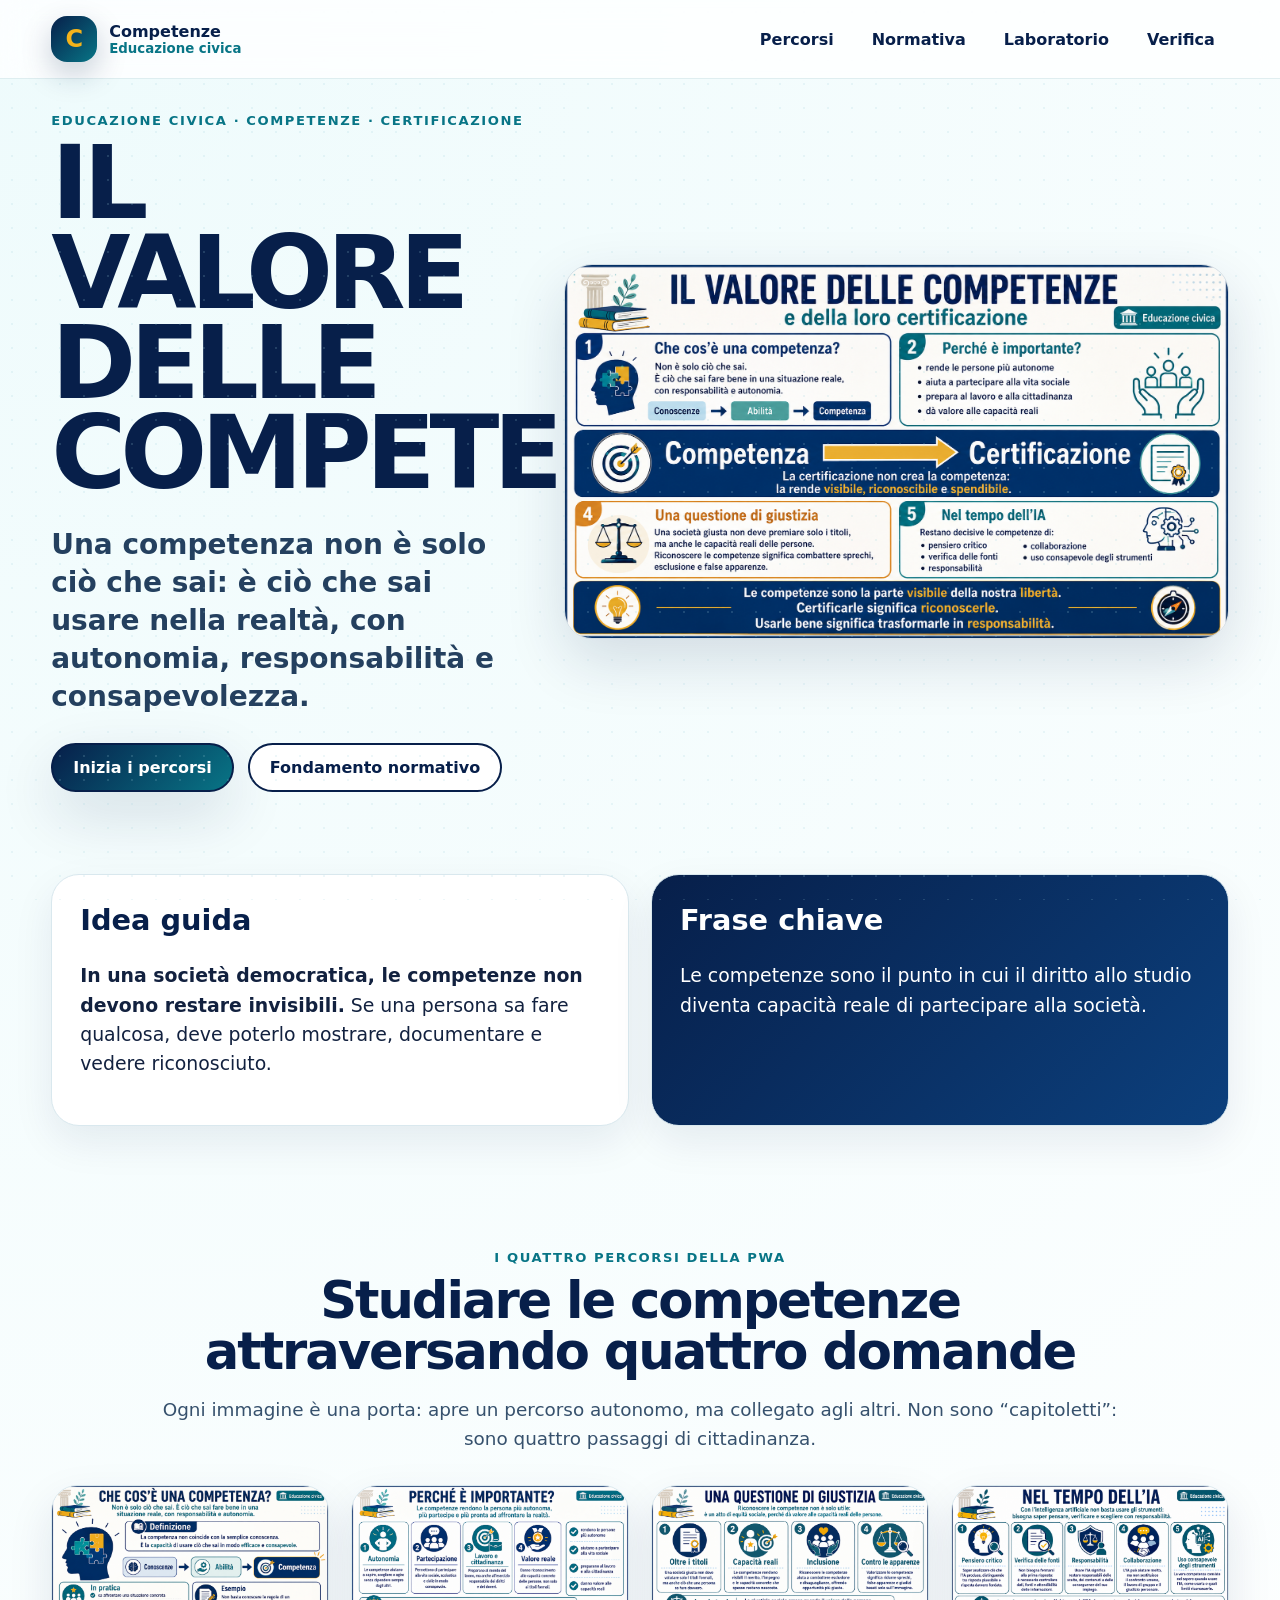
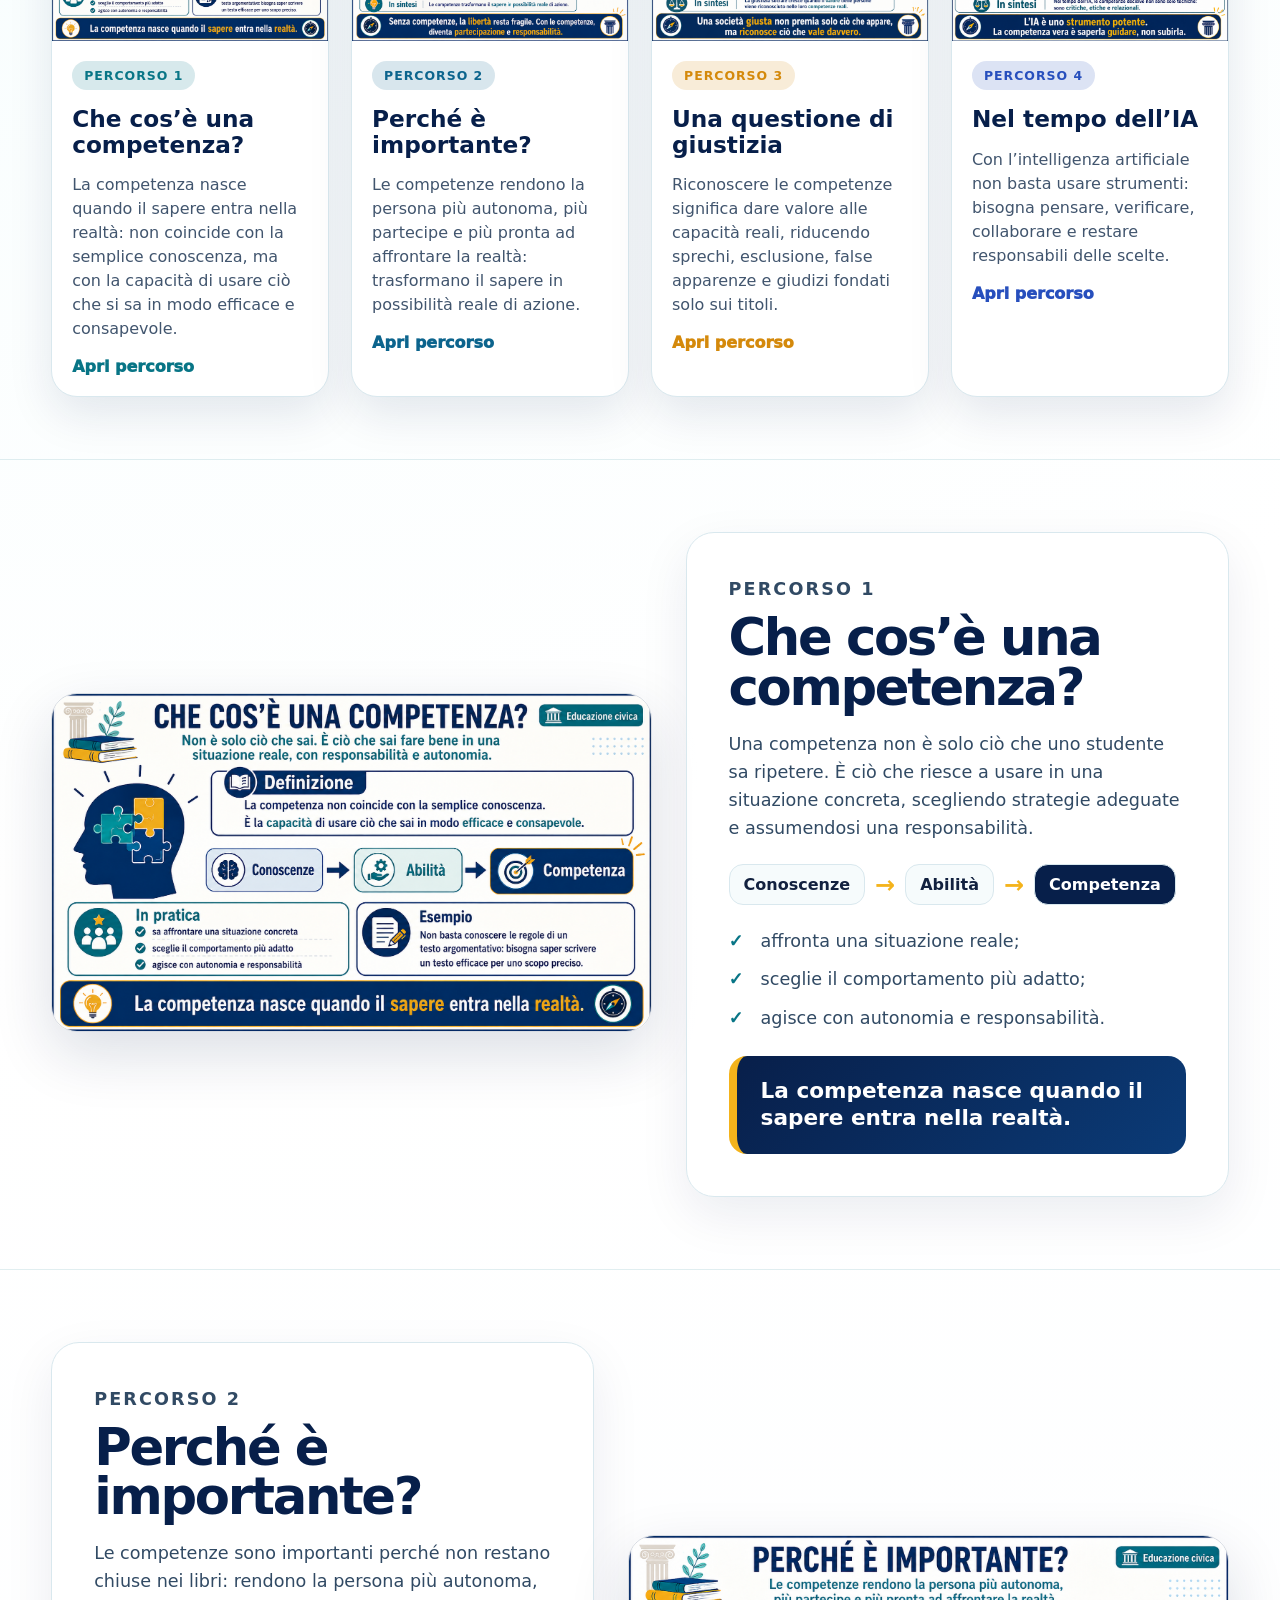
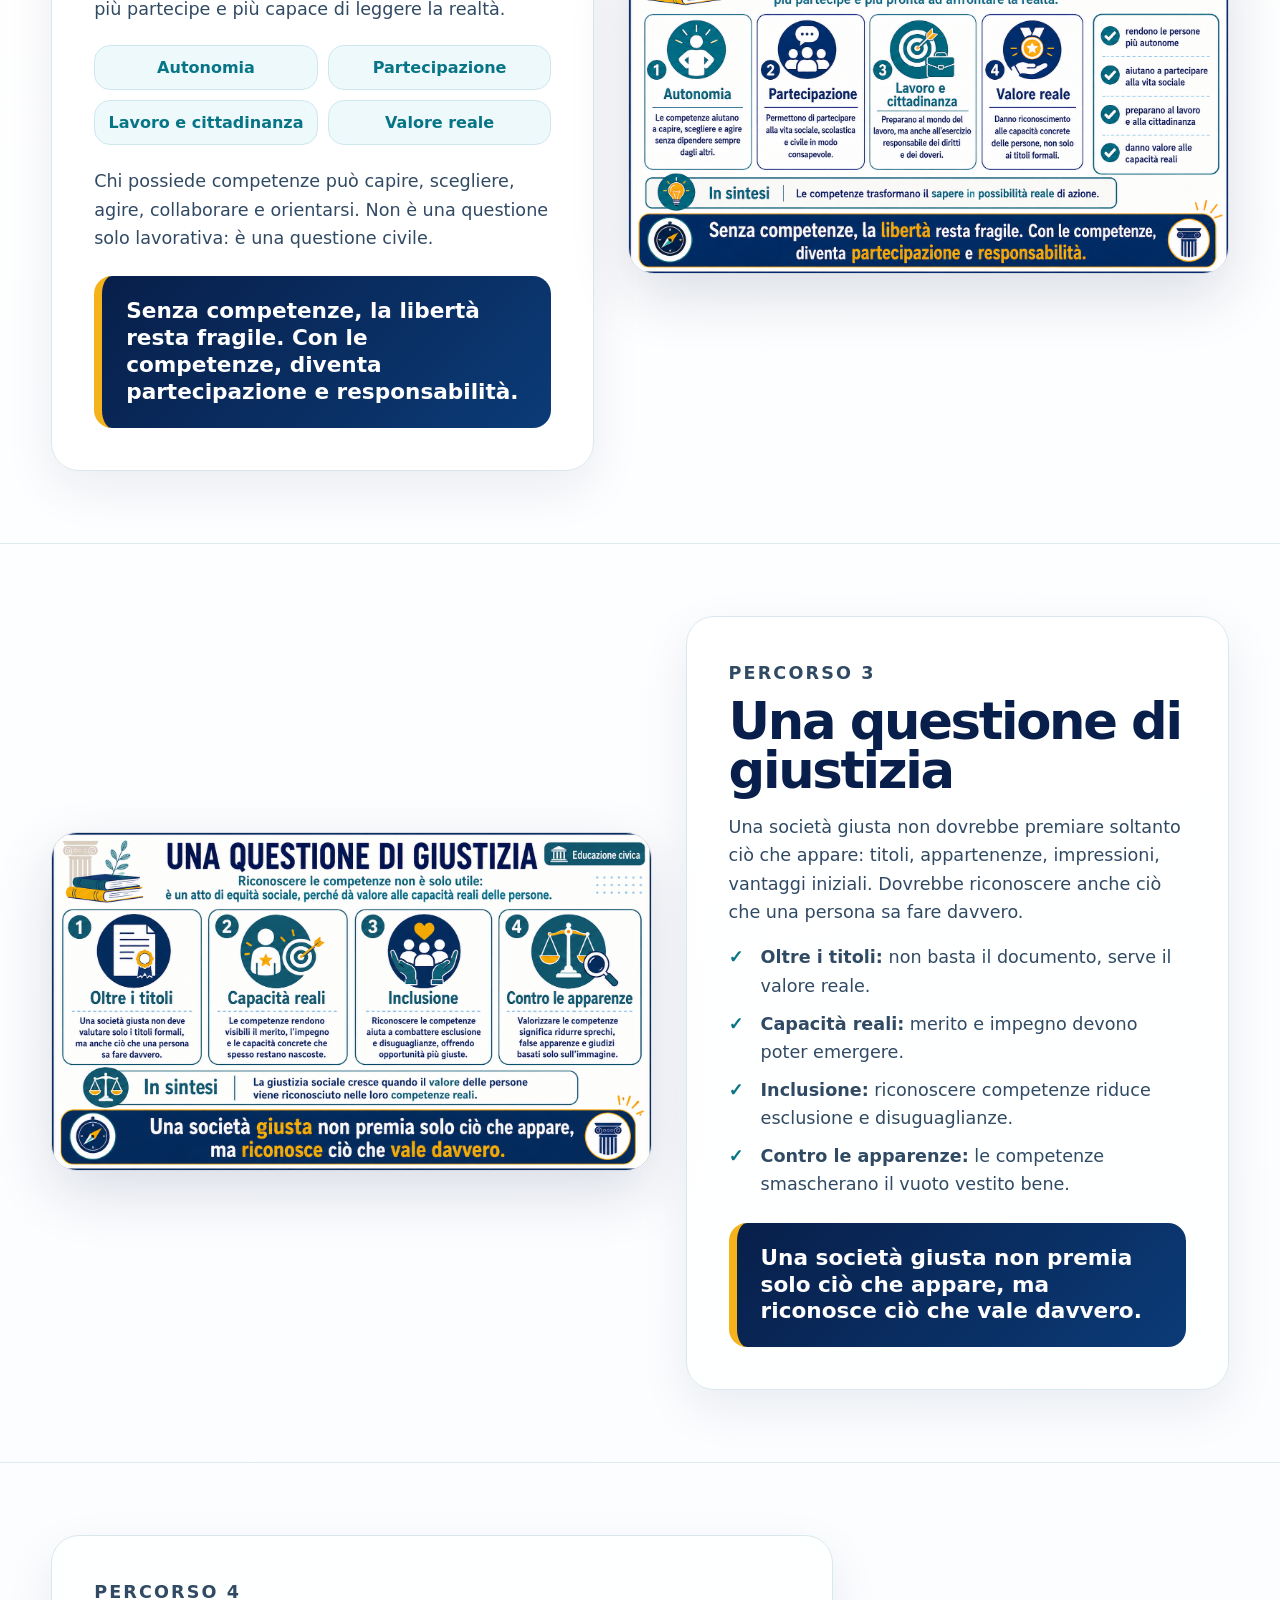
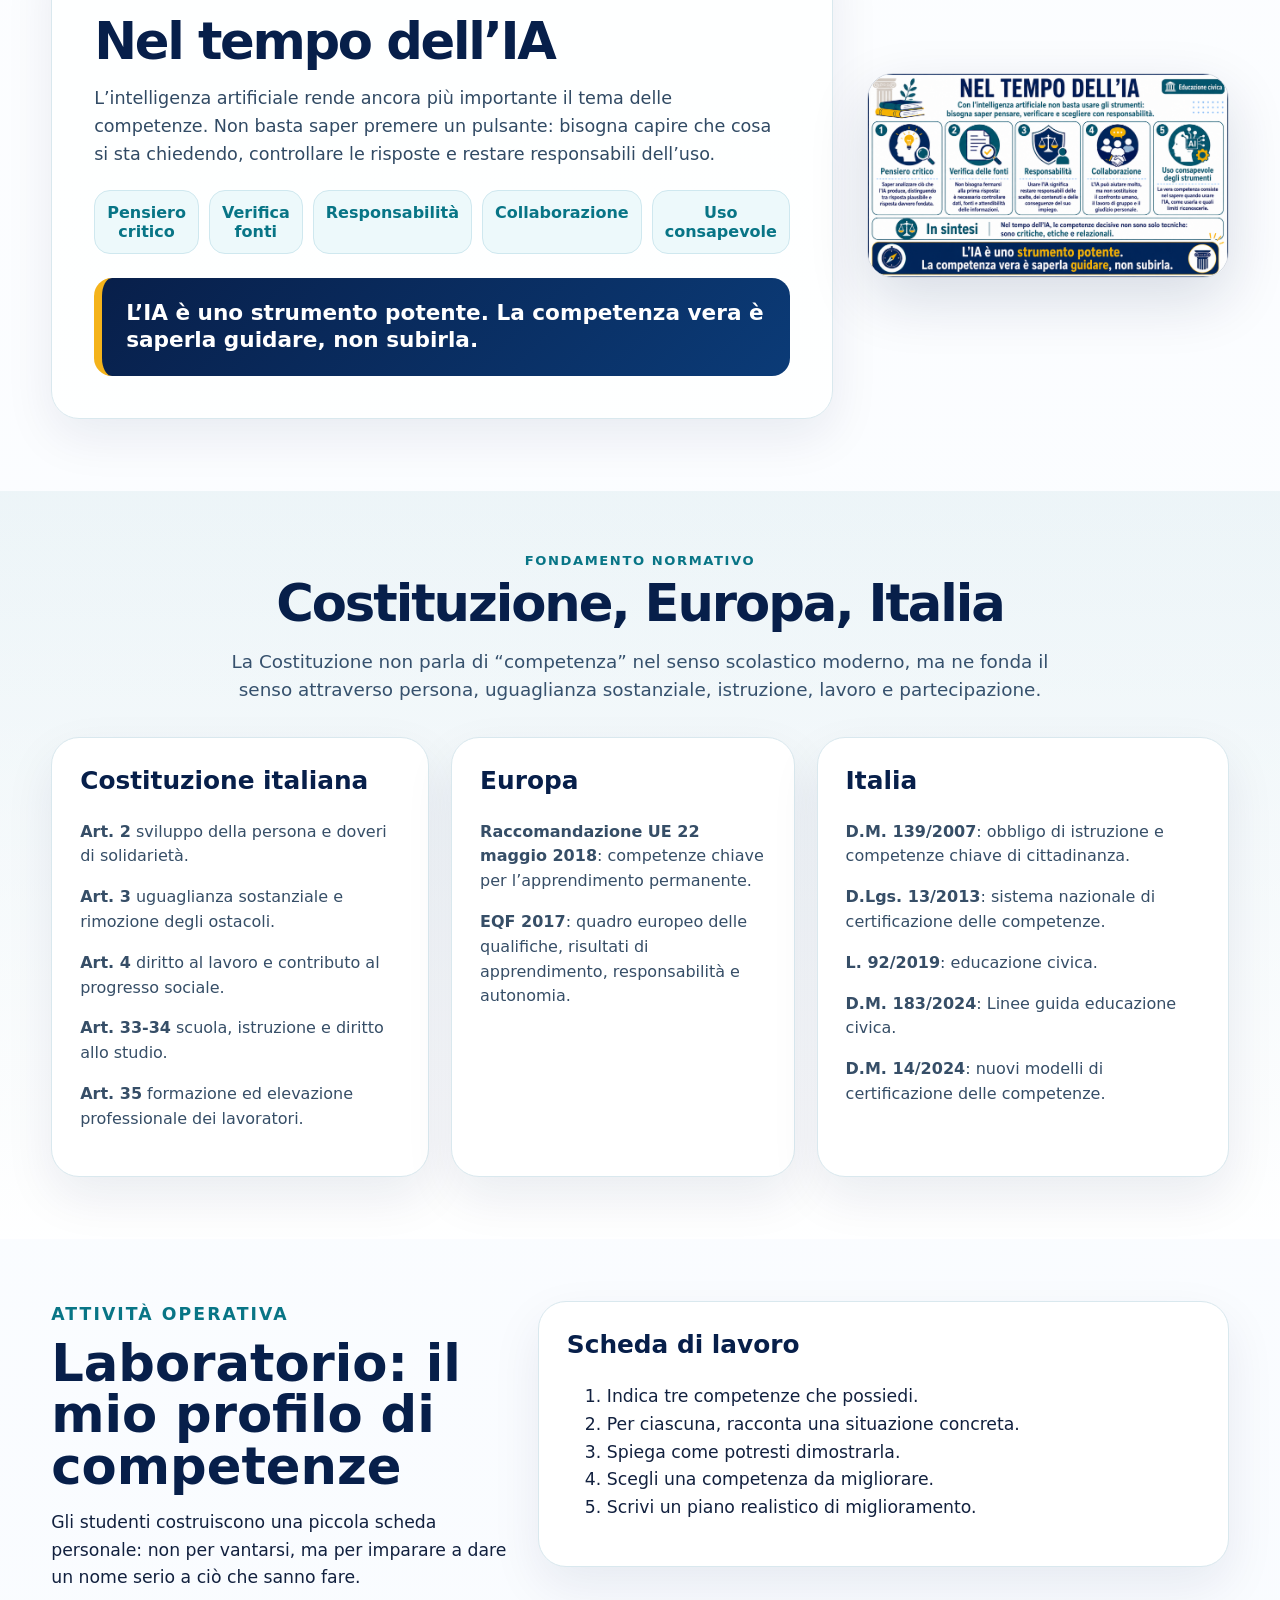
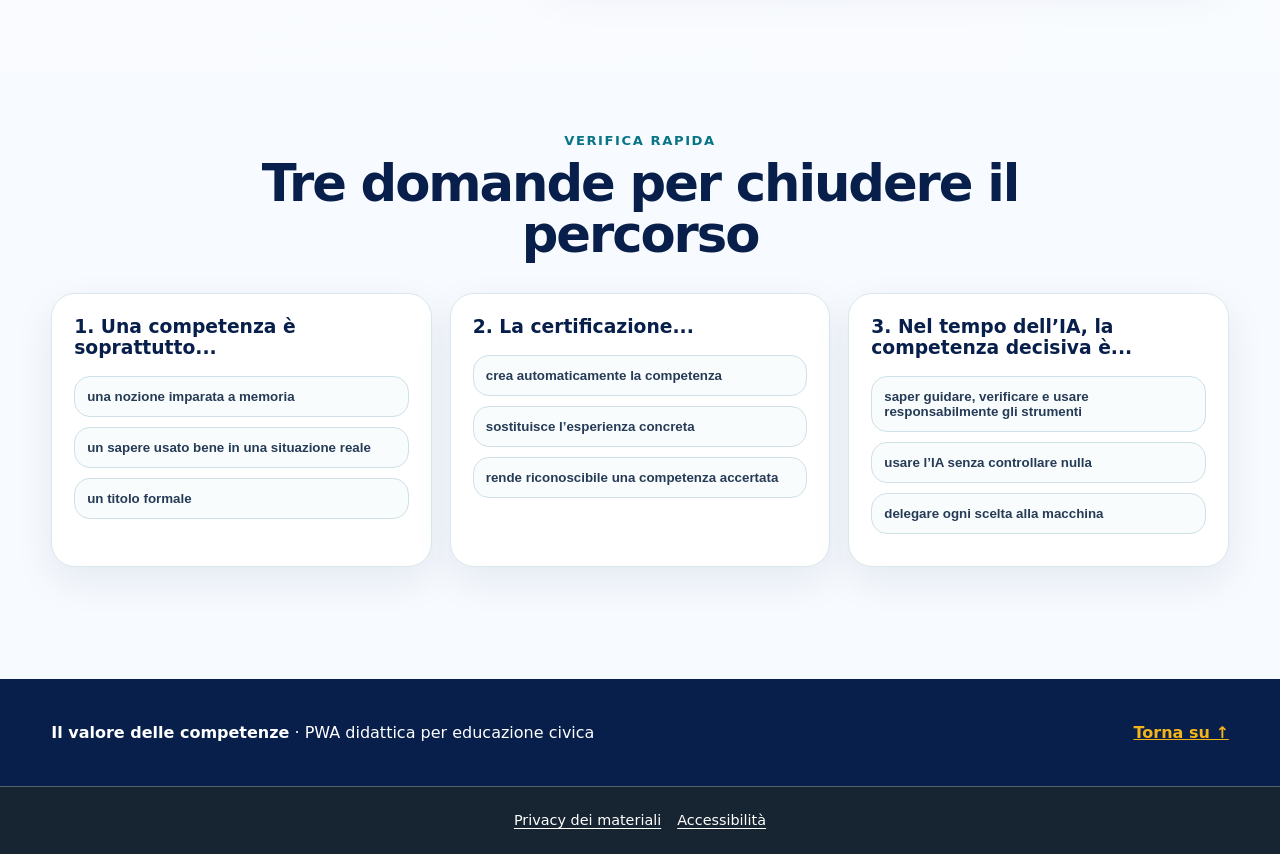
<file: index.html>
<!doctype html>
<html lang="it">
<head>
  <meta charset="utf-8" />
  <meta name="viewport" content="width=device-width, initial-scale=1, viewport-fit=cover" />
  <title>Il valore delle competenze | Educazione civica</title>
  <meta name="description" content="PWA didattica sul valore delle competenze, sulla certificazione e sul loro fondamento civico, costituzionale ed europeo." />
  <meta name="theme-color" content="#071f4a" />
  <link rel="manifest" href="manifest.webmanifest" />
  <link rel="icon" href="assets/icons/icon-192.png" />
  <link rel="apple-touch-icon" href="assets/icons/icon-192.png" />
  <link rel="stylesheet" href="style.css" />
<style>.gbprof-legal-band{position:relative;z-index:2;display:flex;flex-wrap:wrap;align-items:center;justify-content:center;gap:.35rem 1rem;width:100%;margin:0;padding:.7rem 1rem calc(.7rem + env(safe-area-inset-bottom));box-sizing:border-box;color:#f5f5f5;background:#172431;border-top:1px solid #52616d;font:500 .9rem/1.45 system-ui,sans-serif}.gbprof-legal-band a{display:inline-flex;align-items:center;min-height:44px;color:#fff!important;text-decoration:underline;text-underline-offset:.2em}.gbprof-legal-band a:focus-visible{outline:3px solid #ffbf47;outline-offset:3px}@media print{.gbprof-legal-band{display:none}}</style>
</head>
<body>
  <div class="app-shell">
    <header class="hero" id="top">
      <nav class="topbar" aria-label="Navigazione principale">
        <a class="brand" href="#top" aria-label="Torna all'inizio">
          <span class="brand-mark">C</span>
          <span><strong>Competenze</strong><small>Educazione civica</small></span>
        </a>
        <button class="menu-toggle" aria-expanded="false" aria-controls="navLinks">☰</button>
        <div class="nav-links" id="navLinks">
          <a href="#percorsi">Percorsi</a>
          <a href="#normativa">Normativa</a>
          <a href="#laboratorio">Laboratorio</a>
          <a href="#verifica">Verifica</a>
        </div>
      </nav>

      <section class="hero-grid">
        <div class="hero-copy">
          <p class="eyebrow">Educazione civica · competenze · certificazione</p>
          <h1>Il valore delle competenze</h1>
          <p class="lead">Una competenza non è solo ciò che sai: è ciò che sai usare nella realtà, con autonomia, responsabilità e consapevolezza.</p>
          <div class="hero-actions">
            <a class="btn primary" href="#percorsi">Inizia i percorsi</a>
            <a class="btn ghost" href="#normativa">Fondamento normativo</a>
          </div>
        </div>
        <button class="hero-slide image-open" data-img="assets/slides/00-panoramica.png" aria-label="Apri la slide panoramica a schermo intero">
          <img src="assets/slides/00-panoramica.png" alt="Slide panoramica: Il valore delle competenze e della loro certificazione" />
        </button>
      </section>
    </header>

    <main>
      <section class="section intro-panel">
        <div class="intro-card">
          <h2>Idea guida</h2>
          <p><strong>In una società democratica, le competenze non devono restare invisibili.</strong> Se una persona sa fare qualcosa, deve poterlo mostrare, documentare e vedere riconosciuto.</p>
        </div>
        <div class="intro-card accent">
          <h2>Frase chiave</h2>
          <p>Le competenze sono il punto in cui il diritto allo studio diventa capacità reale di partecipare alla società.</p>
        </div>
      </section>

      <section class="section" id="percorsi">
        <div class="section-heading">
          <p class="eyebrow">I quattro percorsi della PWA</p>
          <h2>Studiare le competenze attraversando quattro domande</h2>
          <p>Ogni immagine è una porta: apre un percorso autonomo, ma collegato agli altri. Non sono “capitoletti”: sono quattro passaggi di cittadinanza.</p>
        </div>

        <div class="course-grid">
          <article class="course-card" style="--accent:#087586">
            <button class="thumb image-open" data-img="assets/slides/01-che-cosa-competenza.png">
              <img src="assets/slides/01-che-cosa-competenza.png" alt="Slide: Che cos'è una competenza" />
            </button>
            <div class="course-body">
              <span class="pill">Percorso 1</span>
              <h3>Che cos’è una competenza?</h3>
              <p>La competenza nasce quando il sapere entra nella realtà: non coincide con la semplice conoscenza, ma con la capacità di usare ciò che si sa in modo efficace e consapevole.</p>
              <a class="read-link" href="#competenza">Apri percorso</a>
            </div>
          </article>

          <article class="course-card" style="--accent:#0c648d">
            <button class="thumb image-open" data-img="assets/slides/02-perche-importante.png">
              <img src="assets/slides/02-perche-importante.png" alt="Slide: Perché è importante" />
            </button>
            <div class="course-body">
              <span class="pill">Percorso 2</span>
              <h3>Perché è importante?</h3>
              <p>Le competenze rendono la persona più autonoma, più partecipe e più pronta ad affrontare la realtà: trasformano il sapere in possibilità reale di azione.</p>
              <a class="read-link" href="#importanza">Apri percorso</a>
            </div>
          </article>

          <article class="course-card" style="--accent:#d4890b">
            <button class="thumb image-open" data-img="assets/slides/03-questione-giustizia.png">
              <img src="assets/slides/03-questione-giustizia.png" alt="Slide: Una questione di giustizia" />
            </button>
            <div class="course-body">
              <span class="pill">Percorso 3</span>
              <h3>Una questione di giustizia</h3>
              <p>Riconoscere le competenze significa dare valore alle capacità reali, riducendo sprechi, esclusione, false apparenze e giudizi fondati solo sui titoli.</p>
              <a class="read-link" href="#giustizia">Apri percorso</a>
            </div>
          </article>

          <article class="course-card" style="--accent:#274fbd">
            <button class="thumb image-open" data-img="assets/slides/04-tempo-ia.png">
              <img src="assets/slides/04-tempo-ia.png" alt="Slide: Nel tempo dell'intelligenza artificiale" />
            </button>
            <div class="course-body">
              <span class="pill">Percorso 4</span>
              <h3>Nel tempo dell’IA</h3>
              <p>Con l’intelligenza artificiale non basta usare strumenti: bisogna pensare, verificare, collaborare e restare responsabili delle scelte.</p>
              <a class="read-link" href="#ia">Apri percorso</a>
            </div>
          </article>
        </div>
      </section>

      <section class="learning-path" id="competenza">
        <div class="path-image"><button class="image-open" data-img="assets/slides/01-che-cosa-competenza.png"><img src="assets/slides/01-che-cosa-competenza.png" alt="Che cos'è una competenza" /></button></div>
        <div class="path-text">
          <p class="eyebrow">Percorso 1</p>
          <h2>Che cos’è una competenza?</h2>
          <p>Una competenza non è solo ciò che uno studente sa ripetere. È ciò che riesce a usare in una situazione concreta, scegliendo strategie adeguate e assumendosi una responsabilità.</p>
          <div class="flow"><span>Conoscenze</span><b>→</b><span>Abilità</span><b>→</b><strong>Competenza</strong></div>
          <ul class="checklist">
            <li>affronta una situazione reale;</li>
            <li>sceglie il comportamento più adatto;</li>
            <li>agisce con autonomia e responsabilità.</li>
          </ul>
          <blockquote>La competenza nasce quando il sapere entra nella realtà.</blockquote>
        </div>
      </section>

      <section class="learning-path reverse" id="importanza">
        <div class="path-image"><button class="image-open" data-img="assets/slides/02-perche-importante.png"><img src="assets/slides/02-perche-importante.png" alt="Perché le competenze sono importanti" /></button></div>
        <div class="path-text">
          <p class="eyebrow">Percorso 2</p>
          <h2>Perché è importante?</h2>
          <p>Le competenze sono importanti perché non restano chiuse nei libri: rendono la persona più autonoma, più partecipe e più capace di leggere la realtà.</p>
          <div class="quad-list">
            <span>Autonomia</span><span>Partecipazione</span><span>Lavoro e cittadinanza</span><span>Valore reale</span>
          </div>
          <p>Chi possiede competenze può capire, scegliere, agire, collaborare e orientarsi. Non è una questione solo lavorativa: è una questione civile.</p>
          <blockquote>Senza competenze, la libertà resta fragile. Con le competenze, diventa partecipazione e responsabilità.</blockquote>
        </div>
      </section>

      <section class="learning-path" id="giustizia">
        <div class="path-image"><button class="image-open" data-img="assets/slides/03-questione-giustizia.png"><img src="assets/slides/03-questione-giustizia.png" alt="Le competenze come questione di giustizia" /></button></div>
        <div class="path-text">
          <p class="eyebrow">Percorso 3</p>
          <h2>Una questione di giustizia</h2>
          <p>Una società giusta non dovrebbe premiare soltanto ciò che appare: titoli, appartenenze, impressioni, vantaggi iniziali. Dovrebbe riconoscere anche ciò che una persona sa fare davvero.</p>
          <ul class="checklist">
            <li><strong>Oltre i titoli:</strong> non basta il documento, serve il valore reale.</li>
            <li><strong>Capacità reali:</strong> merito e impegno devono poter emergere.</li>
            <li><strong>Inclusione:</strong> riconoscere competenze riduce esclusione e disuguaglianze.</li>
            <li><strong>Contro le apparenze:</strong> le competenze smascherano il vuoto vestito bene.</li>
          </ul>
          <blockquote>Una società giusta non premia solo ciò che appare, ma riconosce ciò che vale davvero.</blockquote>
        </div>
      </section>

      <section class="learning-path reverse" id="ia">
        <div class="path-image"><button class="image-open" data-img="assets/slides/04-tempo-ia.png"><img src="assets/slides/04-tempo-ia.png" alt="Competenze nel tempo dell'intelligenza artificiale" /></button></div>
        <div class="path-text">
          <p class="eyebrow">Percorso 4</p>
          <h2>Nel tempo dell’IA</h2>
          <p>L’intelligenza artificiale rende ancora più importante il tema delle competenze. Non basta saper premere un pulsante: bisogna capire che cosa si sta chiedendo, controllare le risposte e restare responsabili dell’uso.</p>
          <div class="quad-list five"><span>Pensiero critico</span><span>Verifica fonti</span><span>Responsabilità</span><span>Collaborazione</span><span>Uso consapevole</span></div>
          <blockquote>L’IA è uno strumento potente. La competenza vera è saperla guidare, non subirla.</blockquote>
        </div>
      </section>

      <section class="section normative" id="normativa">
        <div class="section-heading compact">
          <p class="eyebrow">Fondamento normativo</p>
          <h2>Costituzione, Europa, Italia</h2>
          <p>La Costituzione non parla di “competenza” nel senso scolastico moderno, ma ne fonda il senso attraverso persona, uguaglianza sostanziale, istruzione, lavoro e partecipazione.</p>
        </div>
        <div class="norm-grid">
          <article><h3>Costituzione italiana</h3><p><strong>Art. 2</strong> sviluppo della persona e doveri di solidarietà.</p><p><strong>Art. 3</strong> uguaglianza sostanziale e rimozione degli ostacoli.</p><p><strong>Art. 4</strong> diritto al lavoro e contributo al progresso sociale.</p><p><strong>Art. 33-34</strong> scuola, istruzione e diritto allo studio.</p><p><strong>Art. 35</strong> formazione ed elevazione professionale dei lavoratori.</p></article>
          <article><h3>Europa</h3><p><strong>Raccomandazione UE 22 maggio 2018</strong>: competenze chiave per l’apprendimento permanente.</p><p><strong>EQF 2017</strong>: quadro europeo delle qualifiche, risultati di apprendimento, responsabilità e autonomia.</p></article>
          <article><h3>Italia</h3><p><strong>D.M. 139/2007</strong>: obbligo di istruzione e competenze chiave di cittadinanza.</p><p><strong>D.Lgs. 13/2013</strong>: sistema nazionale di certificazione delle competenze.</p><p><strong>L. 92/2019</strong>: educazione civica.</p><p><strong>D.M. 183/2024</strong>: Linee guida educazione civica.</p><p><strong>D.M. 14/2024</strong>: nuovi modelli di certificazione delle competenze.</p></article>
        </div>
      </section>

      <section class="section lab" id="laboratorio">
        <div>
          <p class="eyebrow">Attività operativa</p>
          <h2>Laboratorio: il mio profilo di competenze</h2>
          <p>Gli studenti costruiscono una piccola scheda personale: non per vantarsi, ma per imparare a dare un nome serio a ciò che sanno fare.</p>
        </div>
        <div class="lab-card">
          <h3>Scheda di lavoro</h3>
          <ol>
            <li>Indica tre competenze che possiedi.</li>
            <li>Per ciascuna, racconta una situazione concreta.</li>
            <li>Spiega come potresti dimostrarla.</li>
            <li>Scegli una competenza da migliorare.</li>
            <li>Scrivi un piano realistico di miglioramento.</li>
          </ol>
        </div>
      </section>

      <section class="section verify" id="verifica">
        <div class="section-heading compact">
          <p class="eyebrow">Verifica rapida</p>
          <h2>Tre domande per chiudere il percorso</h2>
        </div>
        <div class="quiz" data-quiz>
          <div class="question" data-answer="b">
            <h3>1. Una competenza è soprattutto...</h3>
            <button data-choice="a">una nozione imparata a memoria</button>
            <button data-choice="b">un sapere usato bene in una situazione reale</button>
            <button data-choice="c">un titolo formale</button>
          </div>
          <div class="question" data-answer="c">
            <h3>2. La certificazione...</h3>
            <button data-choice="a">crea automaticamente la competenza</button>
            <button data-choice="b">sostituisce l’esperienza concreta</button>
            <button data-choice="c">rende riconoscibile una competenza accertata</button>
          </div>
          <div class="question" data-answer="a">
            <h3>3. Nel tempo dell’IA, la competenza decisiva è...</h3>
            <button data-choice="a">saper guidare, verificare e usare responsabilmente gli strumenti</button>
            <button data-choice="b">usare l’IA senza controllare nulla</button>
            <button data-choice="c">delegare ogni scelta alla macchina</button>
          </div>
          <div class="quiz-result" aria-live="polite"></div>
        </div>
      </section>
    </main>

    <footer class="footer">
      <p><strong>Il valore delle competenze</strong> · PWA didattica per educazione civica</p>
      <a href="#top">Torna su ↑</a>
    </footer>
  </div>

  <dialog class="lightbox" id="lightbox">
    <button class="close" aria-label="Chiudi immagine">×</button>
    <img alt="Slide ingrandita" />
  </dialog>

  <script src="app.js"></script>
<nav class="gbprof-legal-band" aria-label="Informazioni sui materiali didattici"><a href="privacy.html">Privacy dei materiali</a><a href="accessibilita.html">Accessibilità</a></nav>
</body>
</html>
</file>
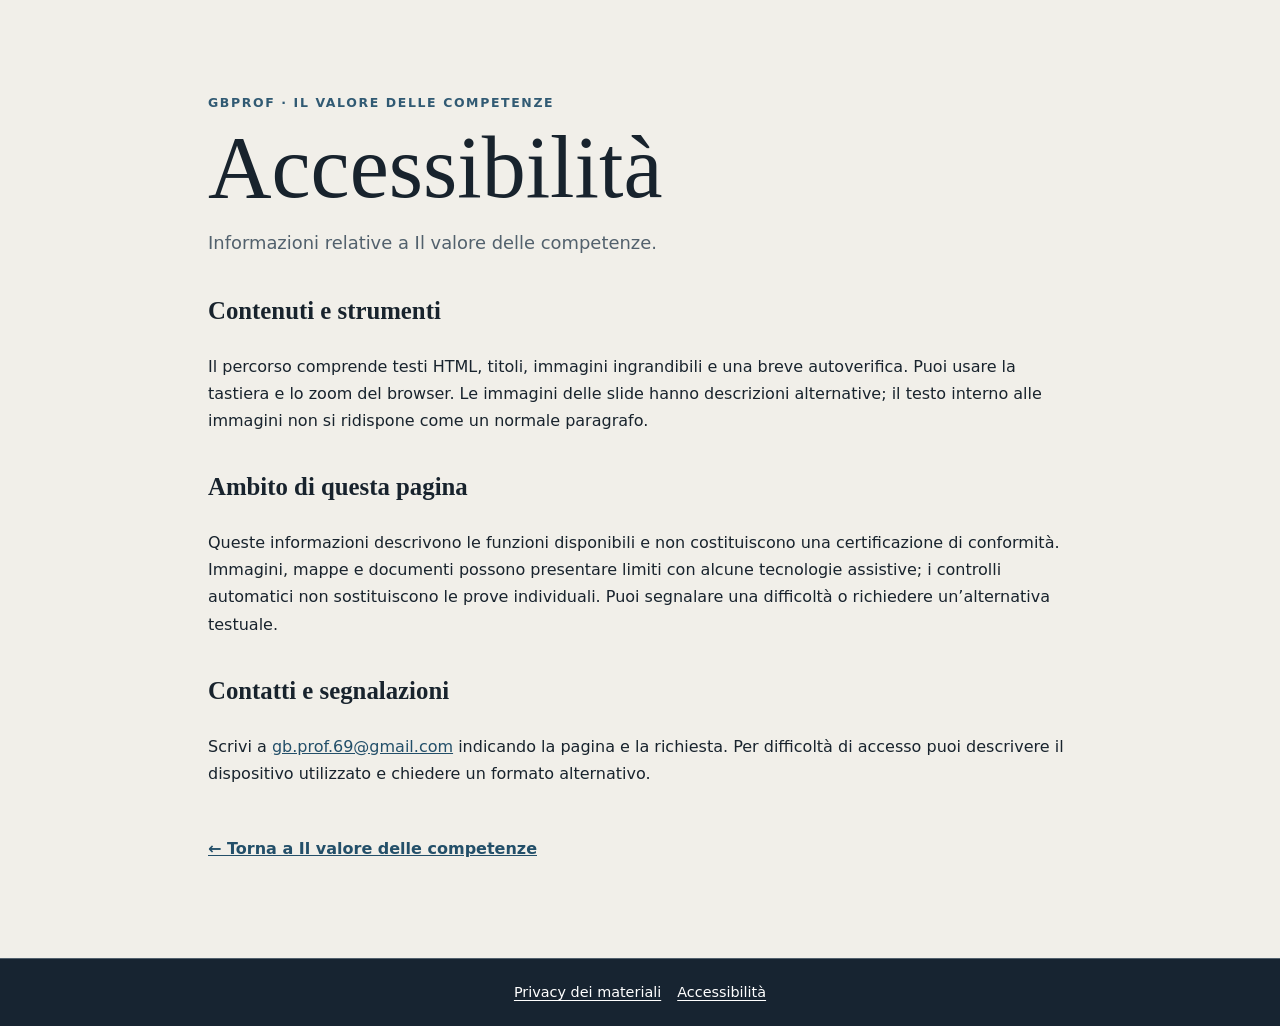
<file: accessibilita.html>
<!doctype html>
<html lang="it">
<head>
  <meta charset="utf-8">
  <meta name="viewport" content="width=device-width, initial-scale=1, viewport-fit=cover">
  <meta name="description" content="Informazioni sull’accessibilità dei materiali didattici pubblicati su gbprof.it.">
  <title>Accessibilità — Il valore delle competenze · gbprof</title>
  <style>
    :root{color-scheme:light;--ink:#18232d;--muted:#52616d;--paper:#fffdf8;--line:#d7d9d8;--accent:#315a73}*{box-sizing:border-box}body{margin:0;color:var(--ink);background:#f1efe9;font-family:system-ui,-apple-system,"Segoe UI",sans-serif;line-height:1.7}main{width:min(54rem,calc(100% - 2rem));margin:auto;padding:clamp(2rem,7vw,5rem) 0}.eyebrow{color:var(--accent);font-size:.78rem;font-weight:800;letter-spacing:.13em;text-transform:uppercase}h1{margin:.2rem 0 1rem;font-family:Georgia,"Times New Roman",serif;font-size:clamp(2.5rem,8vw,5.5rem);font-weight:500;line-height:.95}h2{margin-top:2rem;font-family:Georgia,"Times New Roman",serif;font-size:1.55rem}.lead{color:var(--muted);font-size:1.12rem}.panel{margin:1.4rem 0;padding:1.2rem;border:1px solid var(--line);border-radius:.8rem;background:var(--paper)}a{color:#234f69}.back{display:inline-block;margin-top:2rem;font-weight:750}
  </style>
<style>.gbprof-legal-band{position:relative;z-index:2;display:flex;flex-wrap:wrap;align-items:center;justify-content:center;gap:.35rem 1rem;width:100%;margin:0;padding:.7rem 1rem calc(.7rem + env(safe-area-inset-bottom));box-sizing:border-box;color:#f5f5f5;background:#172431;border-top:1px solid #52616d;font:500 .9rem/1.45 system-ui,sans-serif}.gbprof-legal-band a{display:inline-flex;align-items:center;min-height:44px;color:#fff!important;text-decoration:underline;text-underline-offset:.2em}.gbprof-legal-band a:focus-visible{outline:3px solid #ffbf47;outline-offset:3px}@media print{.gbprof-legal-band{display:none}}.gbprof-skip-link{position:absolute;left:-9999px}.gbprof-skip-link:focus{left:1rem;top:1rem;z-index:10;background:white;color:#111;padding:1rem}a:focus-visible{outline:3px solid #315a73;outline-offset:3px}</style>
</head>
<body>
  <a class="gbprof-skip-link" href="#contenuto">Vai al contenuto</a>
  <main id="contenuto" tabindex="-1">
    <p class="eyebrow">gbprof · Il valore delle competenze</p>
    <h1>Accessibilità</h1>
    <p class="lead">Informazioni relative a Il valore delle competenze.</p>
    <section><h2>Contenuti e strumenti</h2><p>Il percorso comprende testi HTML, titoli, immagini ingrandibili e una breve autoverifica. Puoi usare la tastiera e lo zoom del browser. Le immagini delle slide hanno descrizioni alternative; il testo interno alle immagini non si ridispone come un normale paragrafo.</p></section>
    <section><h2>Ambito di questa pagina</h2><p>Queste informazioni descrivono le funzioni disponibili e non costituiscono una certificazione di conformità. Immagini, mappe e documenti possono presentare limiti con alcune tecnologie assistive; i controlli automatici non sostituiscono le prove individuali. Puoi segnalare una difficoltà o richiedere un’alternativa testuale.</p></section>
    <section><h2>Contatti e segnalazioni</h2><p>Scrivi a <a href="mailto:gb.prof.69@gmail.com">gb.prof.69@gmail.com</a> indicando la pagina e la richiesta. Per difficoltà di accesso puoi descrivere il dispositivo utilizzato e chiedere un formato alternativo.</p></section>
    <p><a class="back" href="./">← Torna a Il valore delle competenze</a></p>
  </main>
<nav class="gbprof-legal-band" aria-label="Informazioni sui materiali didattici"><a href="privacy.html">Privacy dei materiali</a><a href="accessibilita.html">Accessibilità</a></nav>
</body>
</html>
</file>
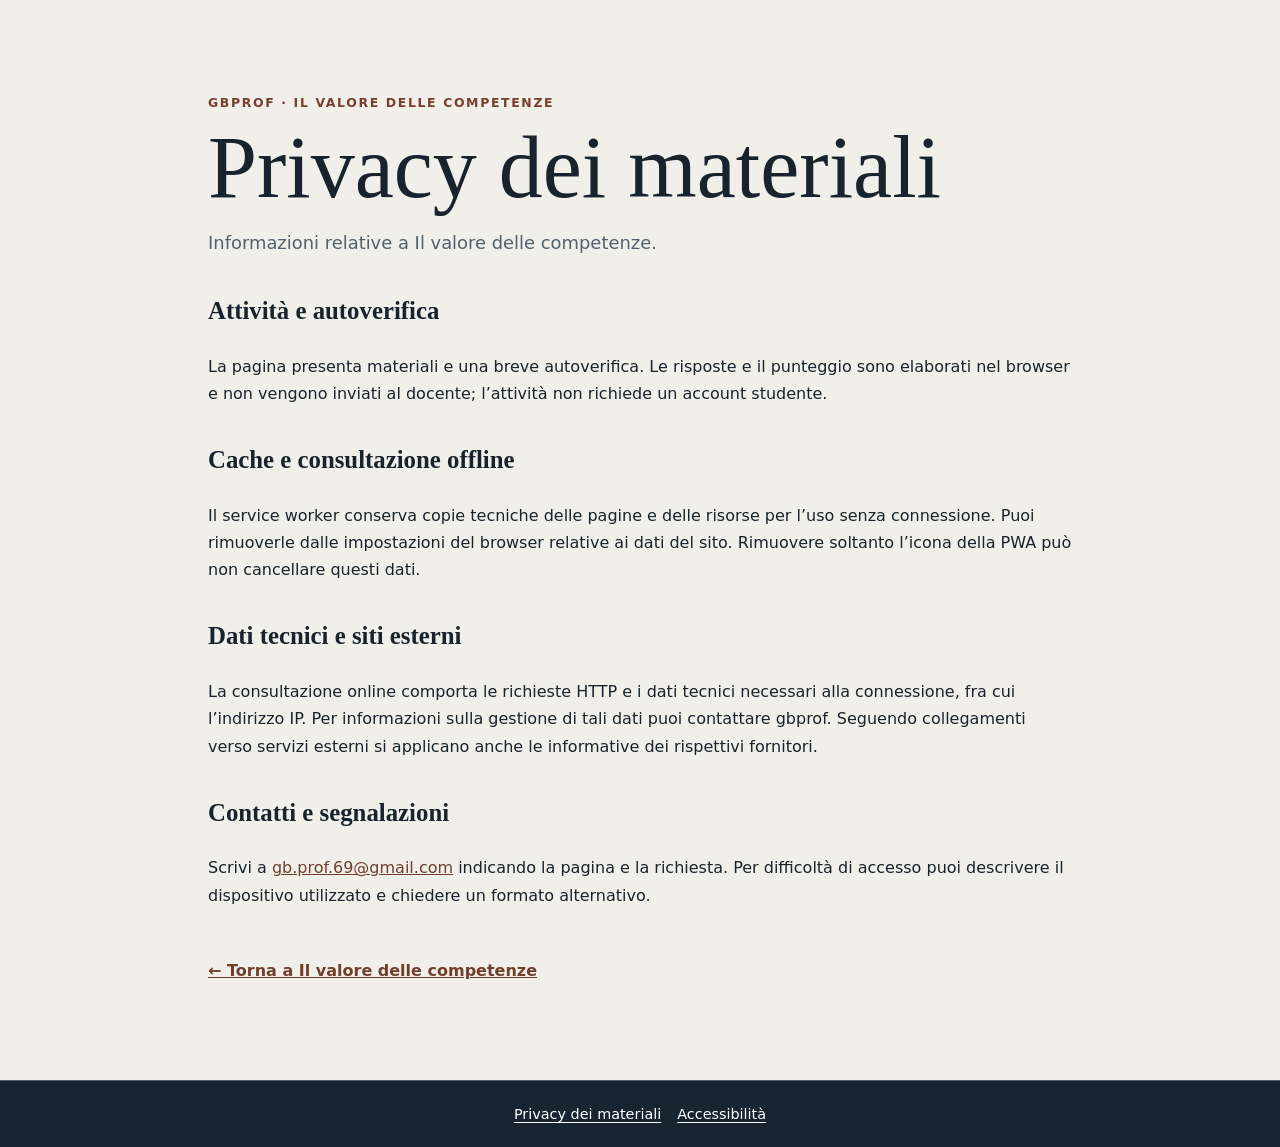
<file: privacy.html>
<!doctype html>
<html lang="it">
<head>
  <meta charset="utf-8">
  <meta name="viewport" content="width=device-width, initial-scale=1, viewport-fit=cover">
  <meta name="description" content="Informazioni sulla privacy dei materiali didattici pubblicati su gbprof.it.">
  <title>Privacy dei materiali — Il valore delle competenze · gbprof</title>
  <style>
    :root{color-scheme:light;--ink:#18232d;--muted:#52616d;--paper:#fffdf8;--line:#d7d9d8;--accent:#7a3e2e}*{box-sizing:border-box}body{margin:0;color:var(--ink);background:#f1efe9;font-family:system-ui,-apple-system,"Segoe UI",sans-serif;line-height:1.7}main{width:min(54rem,calc(100% - 2rem));margin:auto;padding:clamp(2rem,7vw,5rem) 0}.eyebrow{color:var(--accent);font-size:.78rem;font-weight:800;letter-spacing:.13em;text-transform:uppercase}h1{margin:.2rem 0 1rem;font-family:Georgia,"Times New Roman",serif;font-size:clamp(2.5rem,8vw,5.5rem);font-weight:500;line-height:.95}h2{margin-top:2rem;font-family:Georgia,"Times New Roman",serif;font-size:1.55rem}.lead{color:var(--muted);font-size:1.12rem}.panel{margin:1.4rem 0;padding:1.2rem;border:1px solid var(--line);border-radius:.8rem;background:var(--paper)}a{color:#70402d}.back{display:inline-block;margin-top:2rem;font-weight:750}
  </style>
<style>.gbprof-legal-band{position:relative;z-index:2;display:flex;flex-wrap:wrap;align-items:center;justify-content:center;gap:.35rem 1rem;width:100%;margin:0;padding:.7rem 1rem calc(.7rem + env(safe-area-inset-bottom));box-sizing:border-box;color:#f5f5f5;background:#172431;border-top:1px solid #52616d;font:500 .9rem/1.45 system-ui,sans-serif}.gbprof-legal-band a{display:inline-flex;align-items:center;min-height:44px;color:#fff!important;text-decoration:underline;text-underline-offset:.2em}.gbprof-legal-band a:focus-visible{outline:3px solid #ffbf47;outline-offset:3px}@media print{.gbprof-legal-band{display:none}}.gbprof-skip-link{position:absolute;left:-9999px}.gbprof-skip-link:focus{left:1rem;top:1rem;z-index:10;background:white;color:#111;padding:1rem}a:focus-visible{outline:3px solid #315a73;outline-offset:3px}</style>
</head>
<body>
  <a class="gbprof-skip-link" href="#contenuto">Vai al contenuto</a>
  <main id="contenuto" tabindex="-1">
    <p class="eyebrow">gbprof · Il valore delle competenze</p>
    <h1>Privacy dei materiali</h1>
    <p class="lead">Informazioni relative a Il valore delle competenze.</p>
    <section><h2>Attività e autoverifica</h2><p>La pagina presenta materiali e una breve autoverifica. Le risposte e il punteggio sono elaborati nel browser e non vengono inviati al docente; l’attività non richiede un account studente.</p></section>
    <section><h2>Cache e consultazione offline</h2><p>Il service worker conserva copie tecniche delle pagine e delle risorse per l’uso senza connessione. Puoi rimuoverle dalle impostazioni del browser relative ai dati del sito. Rimuovere soltanto l’icona della PWA può non cancellare questi dati.</p></section>
    <section><h2>Dati tecnici e siti esterni</h2><p>La consultazione online comporta le richieste HTTP e i dati tecnici necessari alla connessione, fra cui l’indirizzo IP. Per informazioni sulla gestione di tali dati puoi contattare gbprof. Seguendo collegamenti verso servizi esterni si applicano anche le informative dei rispettivi fornitori.</p></section>
    <section><h2>Contatti e segnalazioni</h2><p>Scrivi a <a href="mailto:gb.prof.69@gmail.com">gb.prof.69@gmail.com</a> indicando la pagina e la richiesta. Per difficoltà di accesso puoi descrivere il dispositivo utilizzato e chiedere un formato alternativo.</p></section>
    <p><a class="back" href="./">← Torna a Il valore delle competenze</a></p>
  </main>
<nav class="gbprof-legal-band" aria-label="Informazioni sui materiali didattici"><a href="privacy.html">Privacy dei materiali</a><a href="accessibilita.html">Accessibilità</a></nav>
</body>
</html>
</file>
<file: style.css>
:root{--navy:#071f4a;--navy2:#0b3272;--teal:#087586;--teal2:#11a0a6;--gold:#f4b31b;--cream:#fbf8f0;--ink:#12213f;--muted:#65728a;--line:#d9e8ee;--card:#ffffff;--shadow:0 22px 60px rgba(7,31,74,.14);--radius:28px}*{box-sizing:border-box}html{scroll-behavior:smooth}body{margin:0;font-family:Inter,ui-sans-serif,system-ui,-apple-system,BlinkMacSystemFont,"Segoe UI",sans-serif;background:radial-gradient(circle at top left,#eefbfc 0,#fff 34%,#f8fbff 100%);color:var(--ink)}body:before{content:"";position:fixed;inset:0;pointer-events:none;background-image:radial-gradient(#9fd2de 1.2px,transparent 1.2px);background-size:24px 24px;opacity:.18}.app-shell{min-height:100vh}.topbar{position:sticky;top:0;z-index:20;display:flex;align-items:center;justify-content:space-between;padding:16px clamp(18px,4vw,64px);backdrop-filter:blur(16px);background:rgba(255,255,255,.78);border-bottom:1px solid rgba(8,117,134,.12)}.brand{display:flex;gap:12px;align-items:center;text-decoration:none;color:var(--navy)}.brand-mark{display:grid;place-items:center;width:46px;height:46px;border-radius:16px;background:linear-gradient(135deg,var(--navy),var(--teal));color:var(--gold);font-weight:900;font-size:1.5rem;box-shadow:0 12px 30px rgba(7,31,74,.22)}.brand small{display:block;color:var(--teal);font-weight:700}.nav-links{display:flex;gap:10px;align-items:center}.nav-links a{padding:10px 14px;border-radius:999px;text-decoration:none;color:var(--navy);font-weight:800}.nav-links a:hover{background:#eaf7f8}.menu-toggle{display:none;border:0;background:var(--navy);color:white;border-radius:14px;font-size:1.3rem;padding:9px 13px}.hero{padding-bottom:40px}.hero-grid{display:grid;grid-template-columns:minmax(320px,.9fr) minmax(360px,1.25fr);gap:34px;align-items:center;padding:34px clamp(18px,4vw,64px) 18px}.eyebrow{margin:0 0 10px;text-transform:uppercase;letter-spacing:.12em;color:var(--teal);font-weight:900;font-size:.82rem}.h1,h1{font-size:clamp(3rem,8vw,7.7rem);line-height:.88;margin:0;color:var(--navy);letter-spacing:-.06em;text-transform:uppercase}.lead{font-size:clamp(1.15rem,2.2vw,1.75rem);line-height:1.35;color:#24405f;font-weight:650;max-width:720px}.hero-actions{display:flex;gap:14px;flex-wrap:wrap;margin-top:26px}.btn{display:inline-flex;align-items:center;justify-content:center;min-height:48px;padding:13px 20px;border-radius:999px;text-decoration:none;font-weight:900;border:2px solid var(--navy)}.btn.primary{background:linear-gradient(135deg,var(--navy),var(--teal));color:white;box-shadow:var(--shadow)}.btn.ghost{color:var(--navy);background:white}.hero-slide,.thumb,.path-image button{border:0;background:transparent;padding:0;cursor:zoom-in}.hero-slide img{width:100%;border-radius:var(--radius);box-shadow:var(--shadow);border:1px solid rgba(7,31,74,.14)}.section{padding:62px clamp(18px,4vw,64px)}.intro-panel{display:grid;grid-template-columns:1fr 1fr;gap:22px;padding-top:24px}.intro-card{background:white;border:1px solid var(--line);border-radius:var(--radius);padding:28px;box-shadow:0 16px 40px rgba(7,31,74,.08)}.intro-card h2{margin-top:0;color:var(--navy);font-size:1.8rem}.intro-card p{font-size:1.18rem;line-height:1.55}.intro-card.accent{background:linear-gradient(135deg,var(--navy),#0c407d);color:white}.intro-card.accent h2{color:white}.section-heading{max-width:980px;margin:0 auto 32px;text-align:center}.section-heading.compact{max-width:860px}.section-heading h2{font-size:clamp(2rem,4vw,3.8rem);line-height:1;margin:0 0 14px;color:var(--navy);letter-spacing:-.04em}.section-heading p:not(.eyebrow){font-size:1.15rem;color:#36516d;line-height:1.55}.course-grid{display:grid;grid-template-columns:repeat(4,1fr);gap:22px}.course-card{background:white;border:1px solid var(--line);border-radius:26px;overflow:hidden;box-shadow:0 18px 45px rgba(7,31,74,.1);display:flex;flex-direction:column;min-height:100%;transition:.25s ease}.course-card:hover{transform:translateY(-6px);box-shadow:0 30px 70px rgba(7,31,74,.17)}.thumb img{display:block;width:100%;aspect-ratio:16/9;object-fit:cover}.course-body{padding:20px}.pill{display:inline-flex;background:color-mix(in srgb,var(--accent),white 84%);color:var(--accent);font-weight:900;border-radius:999px;padding:7px 12px;font-size:.78rem;text-transform:uppercase;letter-spacing:.08em}.course-body h3{font-size:1.45rem;line-height:1.1;color:var(--navy);margin:16px 0 8px}.course-body p{color:#41556e;line-height:1.5}.read-link{display:inline-flex;margin-top:auto;color:var(--accent);font-weight:950;text-decoration:none}.learning-path{display:grid;grid-template-columns:1.05fr .95fr;gap:34px;align-items:center;padding:72px clamp(18px,4vw,64px);border-top:1px solid rgba(8,117,134,.12)}.learning-path.reverse{grid-template-columns:.95fr 1.05fr}.learning-path.reverse .path-image{order:2}.path-image img{width:100%;border-radius:26px;box-shadow:var(--shadow);border:1px solid rgba(7,31,74,.16)}.path-text{background:rgba(255,255,255,.84);border:1px solid var(--line);border-radius:var(--radius);padding:clamp(24px,4vw,42px);box-shadow:0 18px 50px rgba(7,31,74,.08)}.path-text h2{font-size:clamp(2rem,4vw,4rem);line-height:.96;margin:0 0 18px;color:var(--navy);letter-spacing:-.045em}.path-text p,.path-text li{font-size:1.1rem;line-height:1.6;color:#314a64}.flow{display:flex;align-items:center;gap:10px;flex-wrap:wrap;margin:22px 0}.flow span,.flow strong{padding:10px 14px;border-radius:14px;border:1px solid var(--line);font-weight:900;background:#f6fbfc}.flow strong{background:var(--navy);color:white}.flow b{color:var(--gold);font-size:1.5rem}.checklist{padding-left:0;list-style:none}.checklist li{position:relative;padding-left:32px;margin:10px 0}.checklist li:before{content:"✓";position:absolute;left:0;top:0;color:var(--teal);font-weight:1000}blockquote{margin:24px 0 0;padding:22px 24px;border-left:8px solid var(--gold);border-radius:18px;background:linear-gradient(135deg,#081f4a,#0b3b77);color:white;font-size:1.35rem;font-weight:900;line-height:1.25}.quad-list{display:grid;grid-template-columns:repeat(2,1fr);gap:10px;margin:22px 0}.quad-list.five{grid-template-columns:repeat(5,1fr)}.quad-list span{background:#edf9fb;border:1px solid #cfe8ef;color:var(--teal);font-weight:900;text-align:center;padding:12px;border-radius:16px}.normative{background:linear-gradient(180deg,rgba(8,117,134,.06),rgba(255,255,255,.9))}.norm-grid{display:grid;grid-template-columns:1.1fr 1fr 1.2fr;gap:22px}.norm-grid article,.lab-card{background:white;border:1px solid var(--line);border-radius:var(--radius);padding:28px;box-shadow:0 20px 50px rgba(7,31,74,.08)}.norm-grid h3,.lab-card h3{color:var(--navy);font-size:1.55rem;margin-top:0}.norm-grid p{line-height:1.55;color:#364e67}.lab{display:grid;grid-template-columns:.8fr 1.2fr;gap:26px;align-items:start}.lab h2{font-size:clamp(2rem,4vw,3.7rem);line-height:1;color:var(--navy);margin:0 0 14px}.lab p,.lab li{font-size:1.08rem;line-height:1.6}.verify{background:#f7fbff}.quiz{display:grid;grid-template-columns:repeat(3,1fr);gap:18px}.question{background:white;border:1px solid var(--line);border-radius:24px;padding:22px;box-shadow:0 14px 38px rgba(7,31,74,.08)}.question h3{margin-top:0;color:var(--navy)}.question button{display:block;width:100%;margin:10px 0;padding:12px;border-radius:16px;border:1px solid #cfe0e6;background:#f9fcfd;text-align:left;font-weight:800;color:#263b56;cursor:pointer}.question button.correct{background:#e9fbef;border-color:#55bf78}.question button.wrong{background:#fff0ef;border-color:#e26f66}.quiz-result{grid-column:1/-1;text-align:center;font-size:1.3rem;font-weight:950;color:var(--navy);min-height:32px}.footer{display:flex;justify-content:space-between;gap:18px;align-items:center;padding:28px clamp(18px,4vw,64px);background:var(--navy);color:white}.footer a{color:var(--gold);font-weight:900}.lightbox{width:min(96vw,1400px);border:0;border-radius:24px;padding:0;background:transparent}.lightbox::backdrop{background:rgba(2,10,28,.82);backdrop-filter:blur(6px)}.lightbox img{display:block;width:100%;border-radius:20px}.close{position:fixed;right:24px;top:18px;width:48px;height:48px;border:0;border-radius:999px;background:white;color:var(--navy);font-size:2rem;cursor:pointer;z-index:3}@media(max-width:1100px){.course-grid{grid-template-columns:repeat(2,1fr)}.hero-grid,.learning-path,.learning-path.reverse,.intro-panel,.lab,.norm-grid{grid-template-columns:1fr}.learning-path.reverse .path-image{order:0}.quad-list.five{grid-template-columns:repeat(2,1fr)}.quiz{grid-template-columns:1fr}}@media(max-width:720px){.nav-links{display:none;position:absolute;top:78px;left:18px;right:18px;background:white;border:1px solid var(--line);border-radius:22px;padding:12px;box-shadow:var(--shadow);flex-direction:column}.nav-links.open{display:flex}.nav-links a{width:100%;text-align:center}.menu-toggle{display:block}.hero-grid{padding-top:20px}.course-grid{grid-template-columns:1fr}.h1,h1{font-size:3.1rem}.section,.learning-path{padding:42px 16px}.hero-actions{flex-direction:column}.btn{width:100%}.footer{flex-direction:column;text-align:center}.quad-list{grid-template-columns:1fr}.quad-list.five{grid-template-columns:1fr}}
</file>
